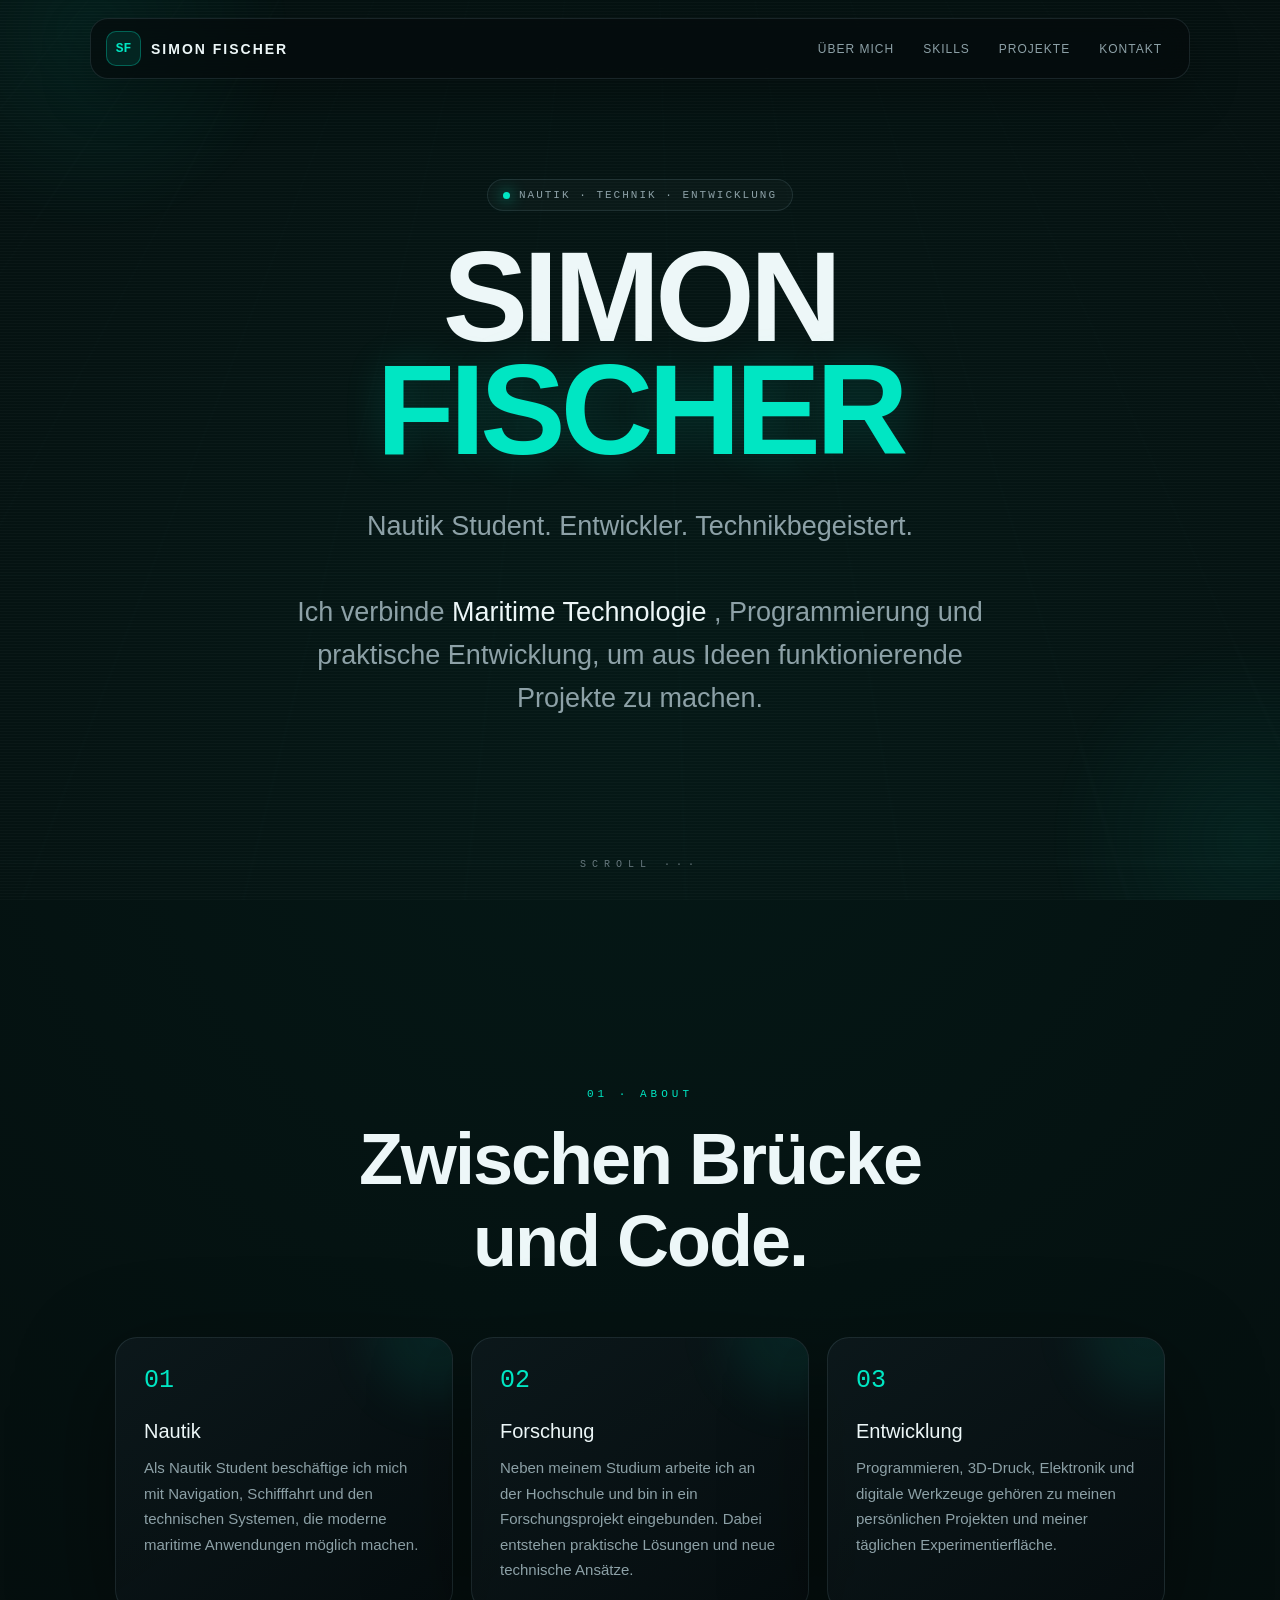
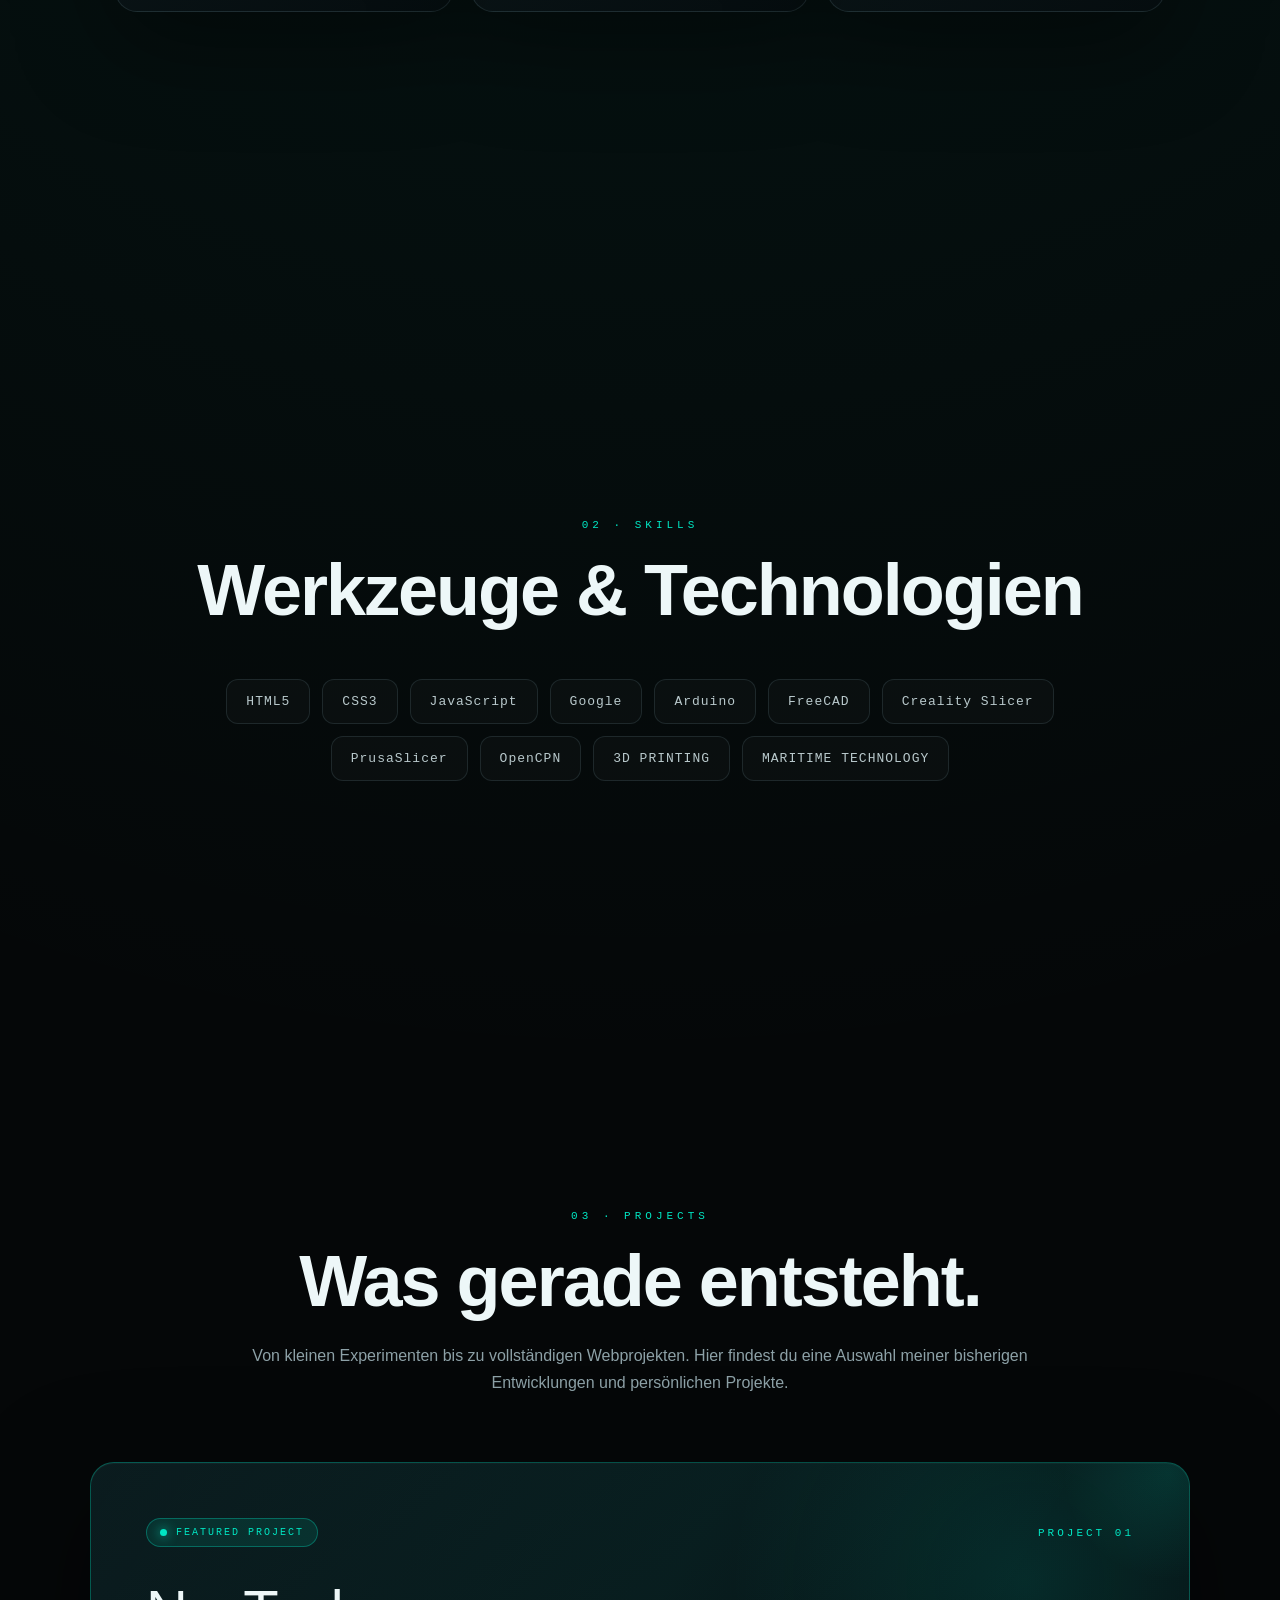
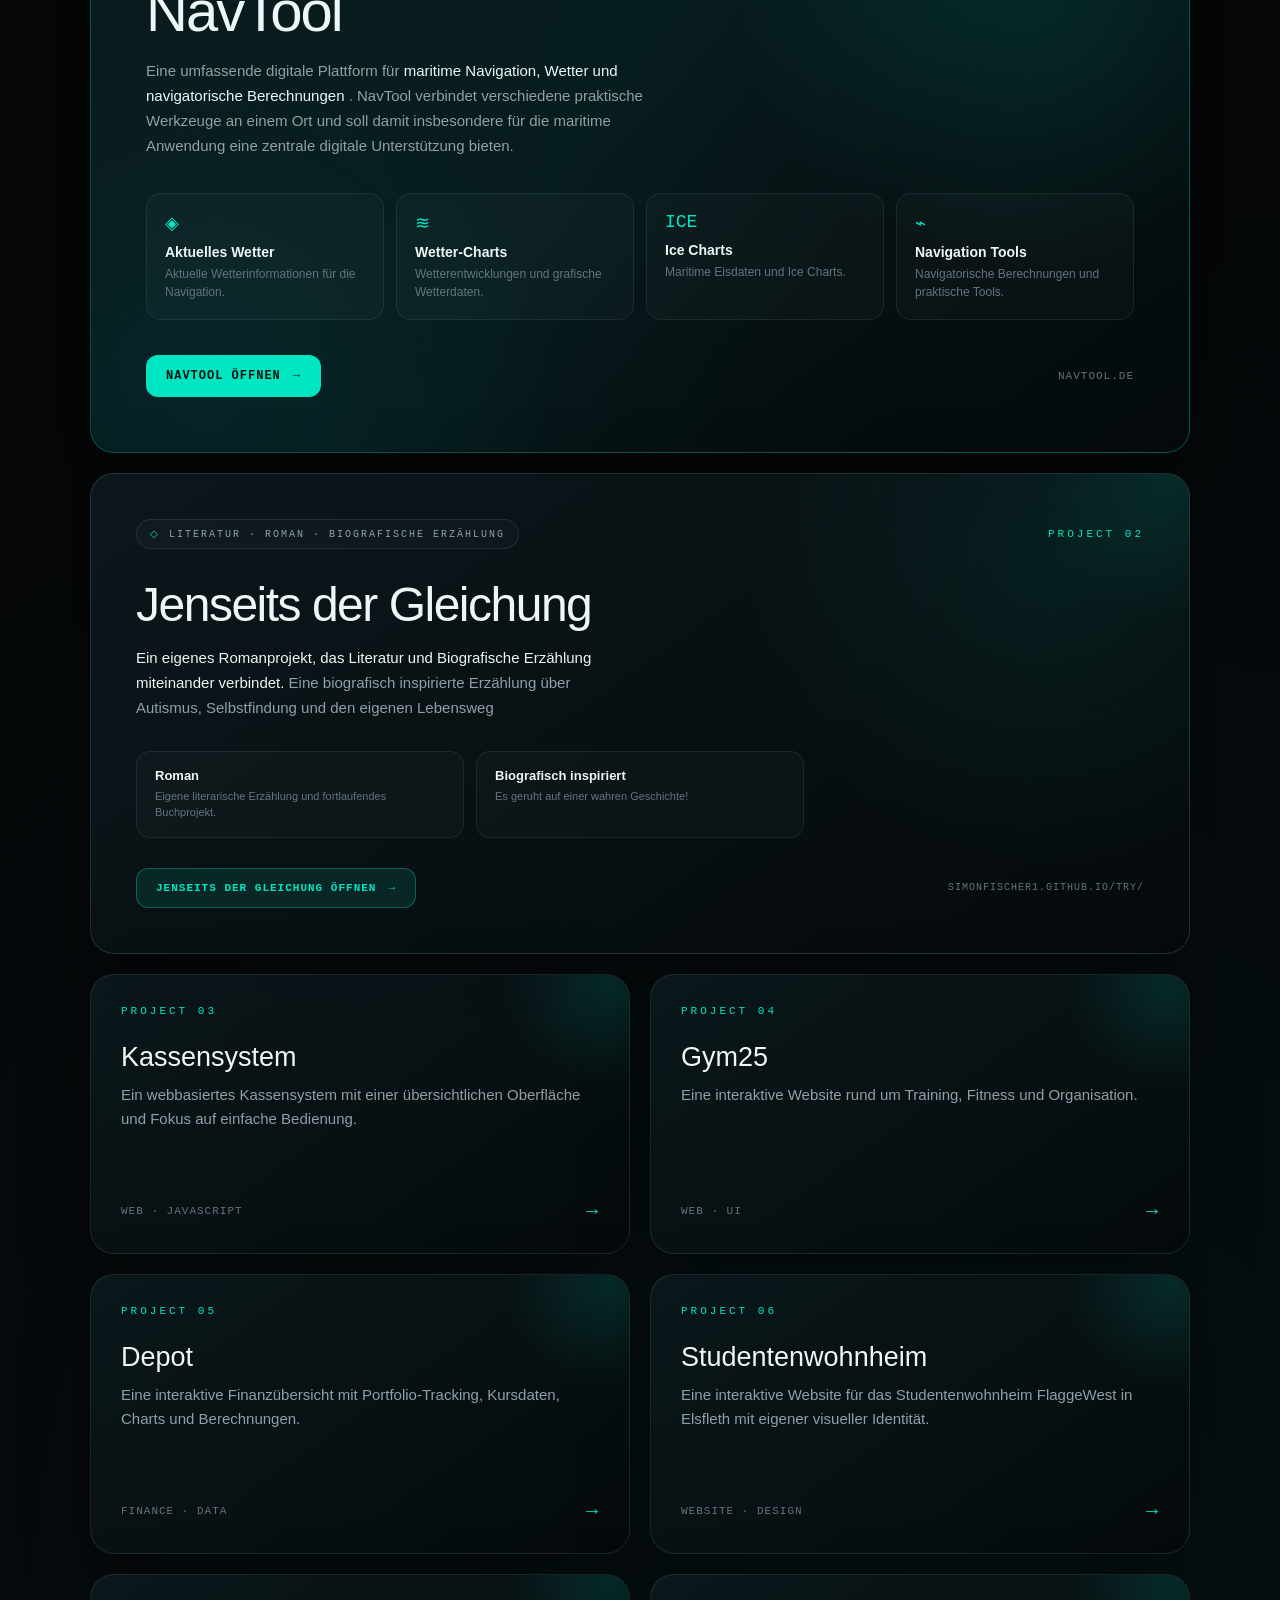
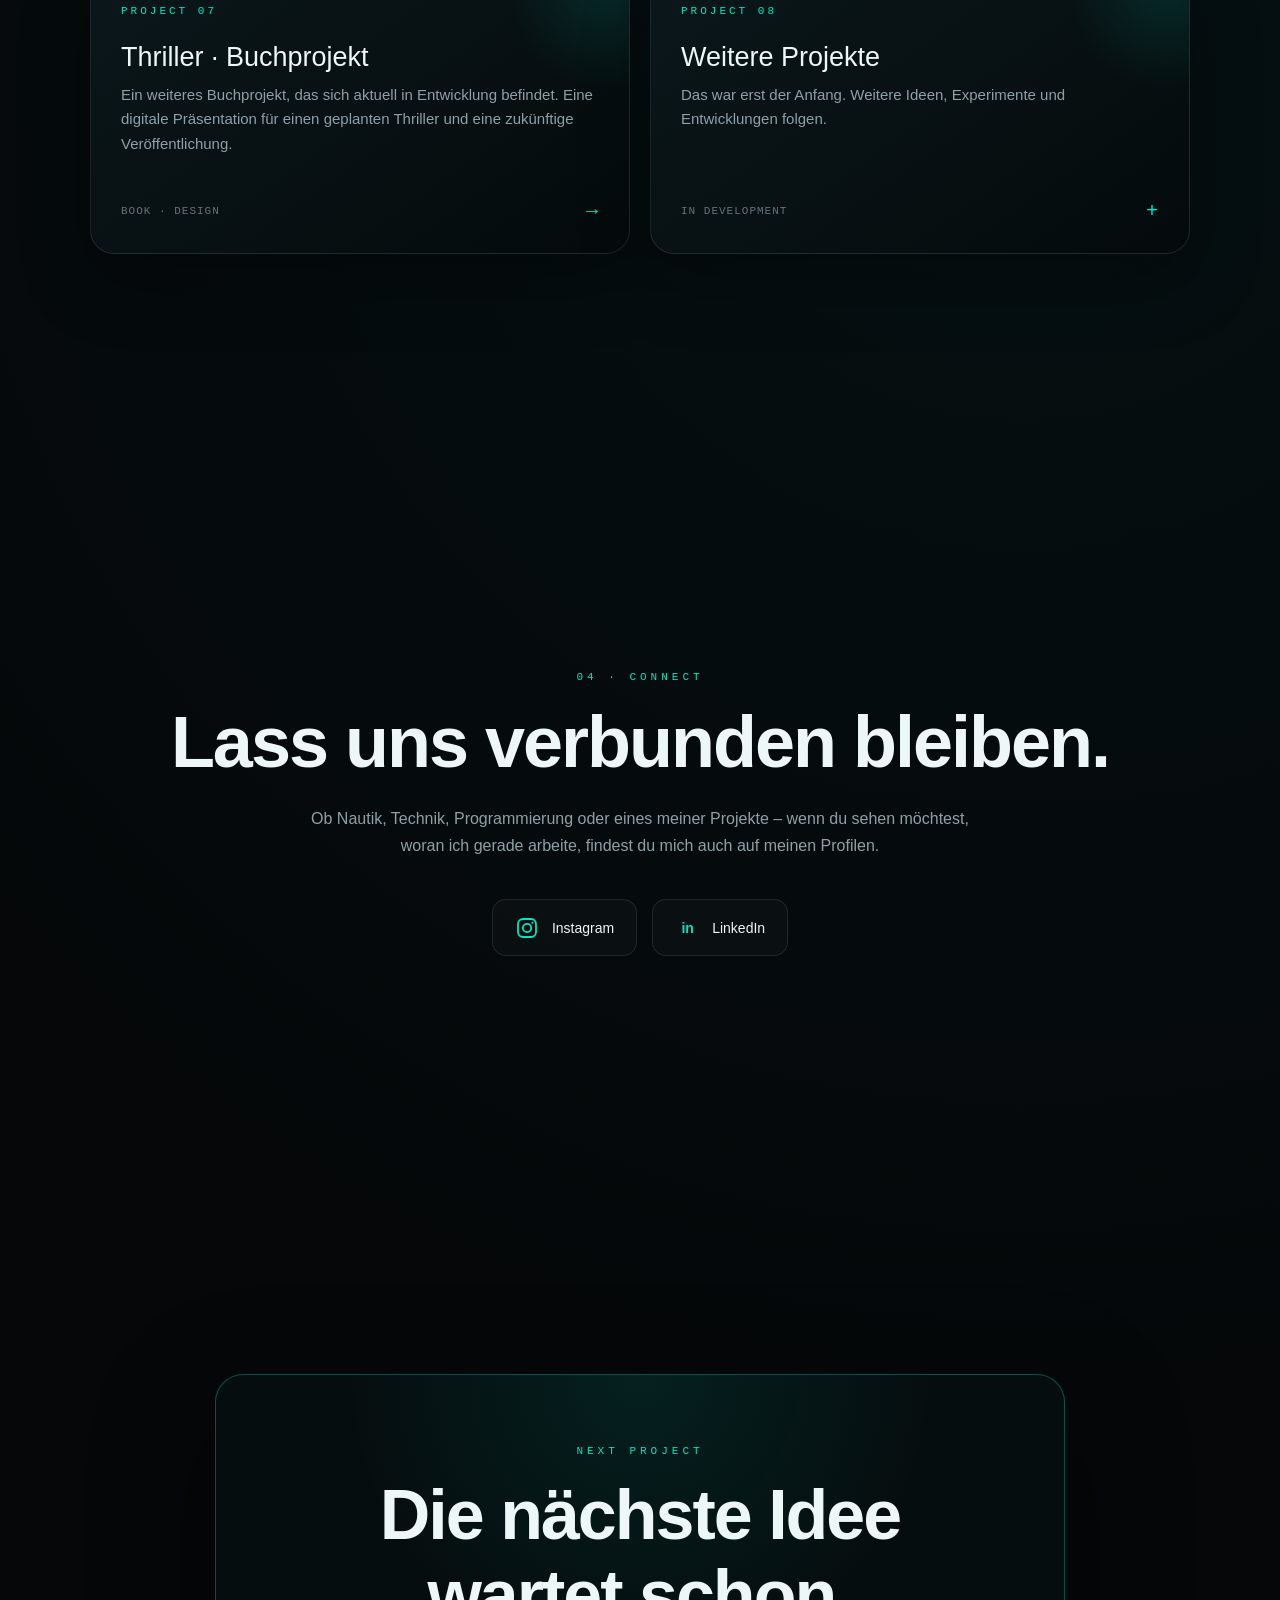
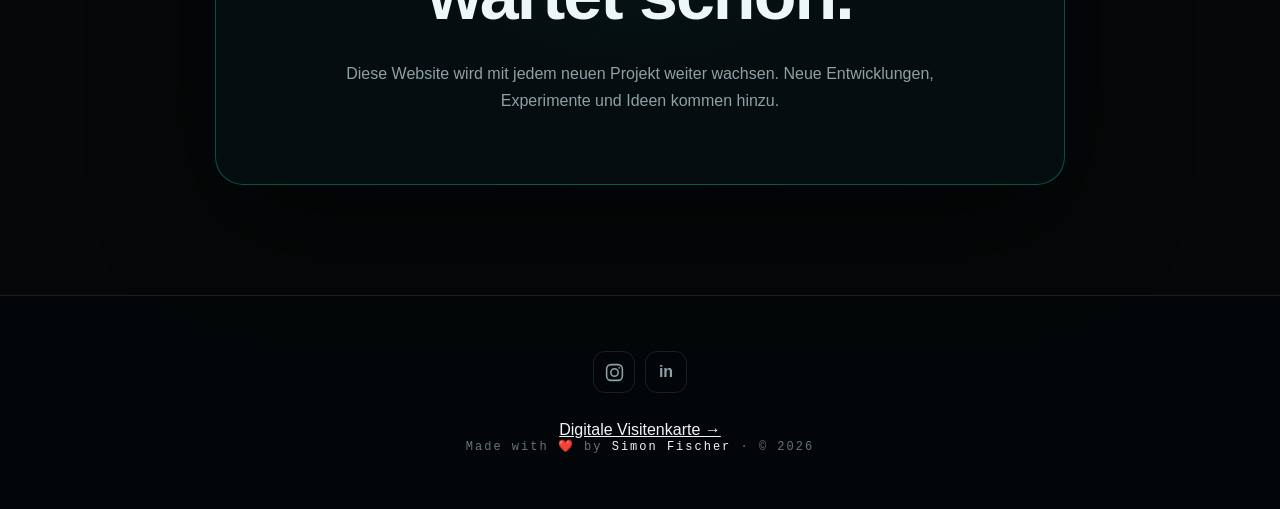
<file: index.html>
<!DOCTYPE html>
<html lang="de">

<head>

<meta charset="UTF-8">

<meta
    name="viewport"
    content="width=device-width, initial-scale=1.0, viewport-fit=cover"
>

<title>Simon Fischer — Nautik · Technik · Entwicklung</title>

<meta
    name="description"
    content="Simon Fischer — Nautik Student, Entwickler und Technikbegeisterter. Maritime Technologie, Programmierung, Forschung und digitale Projekte."
>

<style>

/* =========================================================
   ROOT
========================================================= */

:root{

    --bg:#050708;
    --bg2:#091014;

    --card:rgba(10,18,22,.78);
    --card2:rgba(13,24,29,.88);

    --text:#edf7f8;

    --muted:#8da1a7;
    --muted2:#62757c;

    --accent:#00e6c3;
    --accent2:#00a994;

    --accent-soft:rgba(0,230,195,.10);

    --line:rgba(130,170,180,.16);
    --line-strong:rgba(0,230,195,.32);

    --shadow:0 30px 100px rgba(0,0,0,.45);

}


/* =========================================================
   RESET
========================================================= */

*{
    box-sizing:border-box;
}


html{

    scroll-behavior:smooth;

    background:var(--bg);

}


body{

    margin:0;

    min-height:100%;

    background:

        radial-gradient(
            circle at 50% 10%,
            rgba(0,230,195,.08),
            transparent 32%
        ),

        radial-gradient(
            circle at 80% 70%,
            rgba(0,130,150,.07),
            transparent 30%
        ),

        var(--bg);

    color:var(--text);

    font-family:
        Inter,
        -apple-system,
        BlinkMacSystemFont,
        "Segoe UI",
        Roboto,
        Arial,
        sans-serif;

    overflow-x:hidden;

}


a{
    color:inherit;
}


/* =========================================================
   BACKGROUND
========================================================= */

.background{

    position:fixed;

    inset:0;

    overflow:hidden;

    pointer-events:none;

    z-index:0;

}


.grid{

    position:absolute;

    inset:-20%;

    opacity:.22;

    background-image:

        linear-gradient(
            rgba(100,150,160,.045) 1px,
            transparent 1px
        ),

        linear-gradient(
            90deg,
            rgba(100,150,160,.045) 1px,
            transparent 1px
        );

    background-size:70px 70px;

    transform:
        perspective(800px)
        rotateX(58deg)
        translateY(-5%);

    transform-origin:center top;

    animation:gridMove 20s linear infinite;

}


@keyframes gridMove{

    from{
        background-position:0 0;
    }

    to{
        background-position:0 70px;
    }

}


.orb{

    position:absolute;

    width:420px;
    height:420px;

    border-radius:50%;

    background:

        radial-gradient(
            circle,
            rgba(0,230,195,.07),
            transparent 68%
        );

    filter:blur(5px);

    animation:orbFloat 12s ease-in-out infinite;

}


.orb.one{

    top:-180px;
    left:-120px;

}


.orb.two{

    right:-180px;
    bottom:-150px;

    animation-delay:-5s;

}


@keyframes orbFloat{

    0%,100%{

        transform:
            translate(0,0)
            scale(1);

    }

    50%{

        transform:
            translate(35px,-25px)
            scale(1.08);

    }

}


.noise{

    position:absolute;

    inset:0;

    opacity:.025;

    background-image:

        repeating-linear-gradient(
            0deg,
            #fff 0,
            #fff 1px,
            transparent 1px,
            transparent 3px
        );

    mix-blend-mode:overlay;

}


/* =========================================================
   NAVIGATION
========================================================= */

nav{

    position:fixed;

    top:0;
    left:0;
    right:0;

    z-index:50;

    display:flex;

    justify-content:center;

    padding:
        18px
        max(20px,env(safe-area-inset-left))
        18px
        max(20px,env(safe-area-inset-right));

    pointer-events:none;

}


.nav-inner{

    width:min(1100px,100%);

    display:flex;

    align-items:center;

    justify-content:space-between;

    padding:12px 15px;

    border:1px solid var(--line);

    border-radius:18px;

    background:rgba(5,10,12,.72);

    backdrop-filter:blur(18px);

    -webkit-backdrop-filter:blur(18px);

    box-shadow:
        0 15px 50px rgba(0,0,0,.25);

    pointer-events:auto;

}


.logo{

    display:flex;

    align-items:center;

    gap:10px;

    text-decoration:none;

}


.logo-mark{

    width:35px;
    height:35px;

    display:flex;

    align-items:center;
    justify-content:center;

    border:1px solid var(--line-strong);

    border-radius:10px;

    color:var(--accent);

    font-family:monospace;

    font-weight:bold;

    background:var(--accent-soft);

}


.logo-text{

    font-size:14px;

    letter-spacing:2px;

    font-weight:600;

}


.nav-links{

    display:flex;

    gap:5px;

}


.nav-links a{

    padding:9px 12px;

    border-radius:10px;

    color:var(--muted);

    text-decoration:none;

    font-size:12px;

    letter-spacing:1px;

    transition:.25s ease;

}


.nav-links a:hover{

    color:var(--text);

    background:rgba(255,255,255,.05);

}


@media(max-width:650px){

    .nav-links a{
        display:none;
    }

    .nav-links a:last-child{
        display:block;
    }

    .logo-text{
        font-size:12px;
    }

}


/* =========================================================
   SECTIONS
========================================================= */

main{

    position:relative;

    z-index:1;

}


section{

    min-height:100svh;

    width:100%;

    display:flex;

    align-items:center;

    justify-content:center;

    padding:
        110px
        clamp(18px,5vw,80px);

    position:relative;

}


/* =========================================================
   HERO
========================================================= */

.hero{

    text-align:center;

    flex-direction:column;

}


.status{

    display:inline-flex;

    align-items:center;

    gap:9px;

    padding:9px 15px;

    border:1px solid var(--line);

    border-radius:100px;

    color:var(--muted);

    background:rgba(255,255,255,.025);

    font-family:monospace;

    font-size:11px;

    letter-spacing:2px;

    margin-bottom:30px;

    animation:appear .8s ease both;

}


.status-dot{

    width:7px;
    height:7px;

    border-radius:50%;

    background:var(--accent);

    box-shadow:0 0 15px var(--accent);

    animation:pulseDot 2s ease-in-out infinite;

}


@keyframes pulseDot{

    0%,100%{
        opacity:.35;
    }

    50%{
        opacity:1;
    }

}


.hero h1{

    margin:0;

    max-width:1100px;

    font-size:
        clamp(
            48px,
            10vw,
            145px
        );

    line-height:.88;

    font-weight:700;

    letter-spacing:-5px;

    animation:appear 1s .1s ease both;

}


.hero h1 .accent{

    color:var(--accent);

    text-shadow:
        0 0 40px rgba(0,230,195,.15);

}


.hero-sub{

    max-width:720px;

    margin-top:38px;

    color:var(--muted);

    font-size:
        clamp(
            17px,
            2.3vw,
            27px
        );

    line-height:1.6;

    animation:appear 1s .2s ease both;

}


.hero-sub strong{

    color:var(--text);

    font-weight:500;

}


.scroll-indicator{

    position:absolute;

    bottom:30px;

    left:50%;

    transform:translateX(-50%);

    color:#66777d;

    font-family:monospace;

    font-size:10px;

    letter-spacing:6px;

    animation:scrollPulse 2.4s ease-in-out infinite;

}


@keyframes scrollPulse{

    0%,100%{

        opacity:.25;

        transform:
            translateX(-50%)
            translateY(0);

    }

    50%{

        opacity:.9;

        transform:
            translateX(-50%)
            translateY(7px);

    }

}


@keyframes appear{

    from{

        opacity:0;

        transform:translateY(25px);

    }

    to{

        opacity:1;

        transform:translateY(0);

    }

}


/* =========================================================
   ABOUT
========================================================= */

.about{

    flex-direction:column;

    text-align:center;

}


.section-label{

    color:var(--accent);

    font-family:monospace;

    font-size:11px;

    letter-spacing:4px;

    margin-bottom:18px;

    text-transform:uppercase;

}


.section-title{

    margin:0;

    font-size:
        clamp(
            34px,
            6vw,
            72px
        );

    font-weight:600;

    letter-spacing:-2px;

}


.about-grid{

    width:min(1050px,100%);

    display:grid;

    grid-template-columns:
        repeat(3,1fr);

    gap:18px;

    margin-top:55px;

}


.info-card{

    padding:28px;

    min-height:220px;

    border:1px solid var(--line);

    border-radius:22px;

    background:

        linear-gradient(
            145deg,
            rgba(14,26,30,.75),
            rgba(6,12,15,.72)
        );

    box-shadow:var(--shadow);

    text-align:left;

    transition:
        transform .35s ease,
        border-color .35s ease;

    position:relative;

    overflow:hidden;

}


.info-card::before{

    content:"";

    position:absolute;

    width:130px;
    height:130px;

    top:-70px;
    right:-50px;

    border-radius:50%;

    background:rgba(0,230,195,.08);

    filter:blur(25px);

}


.info-card:hover{

    transform:translateY(-7px);

    border-color:var(--line-strong);

}


.card-icon{

    color:var(--accent);

    font-family:monospace;

    font-size:25px;

    margin-bottom:25px;

}


.info-card h3{

    margin:0 0 12px;

    font-size:20px;

    font-weight:500;

}


.info-card p{

    margin:0;

    color:var(--muted);

    line-height:1.7;

    font-size:15px;

}


@media(max-width:800px){

    .about-grid{

        grid-template-columns:1fr;

    }

    .info-card{

        min-height:auto;

    }

}


/* =========================================================
   SKILLS
========================================================= */

.skills{

    flex-direction:column;

    text-align:center;

}


.skills-wrap{

    width:min(950px,100%);

    margin-top:48px;

    display:flex;

    justify-content:center;

    flex-wrap:wrap;

    gap:12px;

}


.skill{

    padding:14px 19px;

    border:1px solid var(--line);

    border-radius:12px;

    background:rgba(255,255,255,.025);

    color:#b9c9cc;

    font-family:monospace;

    font-size:13px;

    letter-spacing:1px;

    transition:.3s ease;

}


.skill:hover{

    color:var(--accent);

    border-color:var(--line-strong);

    background:var(--accent-soft);

    transform:translateY(-3px);

}


/* =========================================================
   PROJEKTE
========================================================= */

.projects{

    flex-direction:column;

    text-align:center;

}


.projects-header{

    max-width:800px;

}


.projects-header p{

    color:var(--muted);

    line-height:1.7;

    margin-top:20px;

}


.project-grid{

    width:min(1100px,100%);

    display:grid;

    grid-template-columns:
        repeat(2,1fr);

    gap:20px;

    margin-top:50px;

}


/* =========================================================
   STANDARD PROJECT
========================================================= */

.project{

    position:relative;

    display:flex;

    flex-direction:column;

    min-height:280px;

    padding:30px;

    border:1px solid var(--line);

    border-radius:24px;

    background:

        linear-gradient(
            145deg,
            rgba(12,25,29,.88),
            rgba(5,10,12,.92)
        );

    overflow:hidden;

    text-decoration:none;

    text-align:left;

    box-shadow:
        0 25px 70px rgba(0,0,0,.3);

    transition:
        transform .35s ease,
        border-color .35s ease,
        box-shadow .35s ease;

}


.project::before{

    content:"";

    position:absolute;

    width:220px;
    height:220px;

    right:-90px;
    top:-100px;

    border-radius:50%;

    background:

        radial-gradient(
            circle,
            rgba(0,230,195,.12),
            transparent 68%
        );

    transition:.5s ease;

}


.project:hover{

    transform:translateY(-8px);

    border-color:var(--line-strong);

    box-shadow:
        0 35px 90px rgba(0,0,0,.5);

}


.project:hover::before{

    transform:scale(1.4);

}


.project-number{

    color:var(--accent);

    font-family:monospace;

    font-size:11px;

    letter-spacing:3px;

}


.project h3{

    margin:
        25px
        0
        10px;

    font-size:27px;

    font-weight:500;

}


.project p{

    margin:0;

    max-width:500px;

    color:var(--muted);

    line-height:1.65;

    font-size:15px;

}


.project-bottom{

    margin-top:auto;

    padding-top:28px;

    display:flex;

    align-items:center;

    justify-content:space-between;

    color:var(--muted2);

    font-family:monospace;

    font-size:11px;

    letter-spacing:1px;

}


.project-arrow{

    color:var(--accent);

    font-size:20px;

    transition:.3s ease;

}


.project:hover .project-arrow{

    transform:translateX(7px);

}


/* =========================================================
   NAVTOOL — PROJECT 01
========================================================= */

.project.navtool{

    grid-column:1 / -1;

    min-height:430px;

    padding:
        clamp(30px,5vw,55px);

    border-color:
        rgba(0,230,195,.30);

    background:

        radial-gradient(
            circle at 85% 20%,
            rgba(0,230,195,.12),
            transparent 28%
        ),

        radial-gradient(
            circle at 10% 90%,
            rgba(0,130,150,.10),
            transparent 32%
        ),

        linear-gradient(
            145deg,
            rgba(11,29,32,.96),
            rgba(4,10,13,.97)
        );

    box-shadow:

        0 35px 110px rgba(0,0,0,.5),

        inset 0 1px 0 rgba(255,255,255,.035);

}


.project.navtool::after{

    content:"";

    position:absolute;

    inset:1px;

    border-radius:23px;

    pointer-events:none;

    background:

        linear-gradient(
            120deg,
            transparent 0%,
            rgba(0,230,195,.07) 45%,
            transparent 70%
        );

    opacity:.6;

}


.navtool-top{

    display:flex;

    align-items:center;

    justify-content:space-between;

    gap:20px;

    position:relative;

    z-index:2;

}


.navtool-badge{

    display:inline-flex;

    align-items:center;

    gap:9px;

    padding:8px 13px;

    border-radius:100px;

    border:1px solid var(--line-strong);

    background:var(--accent-soft);

    color:var(--accent);

    font-family:monospace;

    font-size:10px;

    letter-spacing:2px;

}


.live-dot{

    width:7px;
    height:7px;

    border-radius:50%;

    background:var(--accent);

    box-shadow:
        0 0 12px var(--accent);

    animation:pulseDot 2s infinite;

}


.navtool h3{

    font-size:
        clamp(
            38px,
            5vw,
            58px
        );

    margin:
        30px
        0
        15px;

    letter-spacing:-2px;

    position:relative;

    z-index:2;

}


.navtool-description{

    max-width:760px;

    font-size:
        clamp(
            16px,
            2vw,
            20px
        );

    line-height:1.7;

    color:#a8babc;

    position:relative;

    z-index:2;

}


.navtool-description strong{

    color:var(--text);

    font-weight:500;

}


.navtool-features{

    display:grid;

    grid-template-columns:
        repeat(4,1fr);

    gap:12px;

    margin-top:35px;

    position:relative;

    z-index:2;

}


.navtool-feature{

    padding:18px;

    border:
        1px solid
        rgba(130,170,180,.13);

    border-radius:15px;

    background:
        rgba(255,255,255,.025);

    transition:.3s ease;

}


.navtool-feature:hover{

    transform:translateY(-4px);

    border-color:var(--line-strong);

    background:rgba(0,230,195,.06);

}


.navtool-feature-icon{

    color:var(--accent);

    font-family:monospace;

    font-size:18px;

    margin-bottom:10px;

}


.navtool-feature strong{

    display:block;

    font-size:14px;

    color:var(--text);

    margin-bottom:5px;

}


.navtool-feature span{

    display:block;

    color:var(--muted2);

    font-size:12px;

    line-height:1.5;

}


.navtool-bottom{

    margin-top:35px;

    display:flex;

    align-items:center;

    justify-content:space-between;

    gap:20px;

    position:relative;

    z-index:3;

}


.navtool-link{

    display:inline-flex;

    align-items:center;

    gap:12px;

    padding:14px 20px;

    border-radius:12px;

    background:var(--accent);

    color:#03100e;

    font-family:monospace;

    font-weight:bold;

    text-decoration:none;

    font-size:12px;

    letter-spacing:1px;

    transition:.3s ease;

}


.navtool-link:hover{

    transform:translateY(-3px);

    box-shadow:
        0 12px 35px rgba(0,230,195,.22);

}


.navtool-url{

    color:var(--muted2);

    font-family:monospace;

    font-size:11px;

    letter-spacing:1px;

}


@media(max-width:850px){

    .navtool-features{

        grid-template-columns:
            repeat(2,1fr);

    }

}


@media(max-width:600px){

    .project.navtool{

        min-height:auto;

        padding:25px;

    }

    .navtool-top{

        align-items:flex-start;

    }

    .navtool-features{

        grid-template-columns:1fr;

    }

    .navtool-bottom{

        flex-direction:column;

        align-items:flex-start;

    }

    .navtool-url{

        display:none;

    }

}


/* =========================================================
   JENSEITS DER GLEICHUNG — PROJECT 02
========================================================= */

.project.book-feature{

    grid-column:1 / -1;

    min-height:350px;

    padding:
        clamp(30px,4vw,45px);

    border-color:
        rgba(130,170,180,.22);

    background:

        radial-gradient(
            circle at 88% 18%,
            rgba(0,230,195,.075),
            transparent 30%
        ),

        linear-gradient(
            145deg,
            rgba(13,24,29,.94),
            rgba(5,10,12,.96)
        );

    box-shadow:
        0 30px 85px rgba(0,0,0,.38);

}


.project.book-feature::before{

    width:280px;
    height:280px;

    right:-120px;
    top:-130px;

    background:

        radial-gradient(
            circle,
            rgba(0,230,195,.09),
            transparent 68%
        );

}


.book-feature-top{

    display:flex;

    align-items:center;

    justify-content:space-between;

    gap:20px;

    position:relative;

    z-index:2;

}


.book-label{

    display:inline-flex;

    align-items:center;

    gap:9px;

    padding:8px 13px;

    border:1px solid var(--line);

    border-radius:100px;

    background:rgba(255,255,255,.025);

    color:var(--muted);

    font-family:monospace;

    font-size:10px;

    letter-spacing:2px;

}


.book-label-mark{

    color:var(--accent);

}


.book-feature h3{

    margin:
        28px
        0
        14px;

    font-size:
        clamp(
            32px,
            4vw,
            48px
        );

    font-weight:500;

    letter-spacing:-1.5px;

    position:relative;

    z-index:2;

}


.book-description{

    max-width:800px;

    color:#a8babc;

    font-size:
        clamp(
            15px,
            1.8vw,
            18px
        );

    line-height:1.75;

    position:relative;

    z-index:2;

}


.book-description strong{

    color:var(--text);

    font-weight:500;

}


.book-meta{

    display:grid;

    grid-template-columns:
        repeat(3,1fr);

    gap:12px;

    margin-top:30px;

    position:relative;

    z-index:2;

}


.book-meta-item{

    padding:16px 18px;

    border:
        1px solid
        rgba(130,170,180,.12);

    border-radius:14px;

    background:
        rgba(255,255,255,.022);

}


.book-meta-item strong{

    display:block;

    color:var(--text);

    font-size:13px;

    margin-bottom:5px;

}


.book-meta-item span{

    display:block;

    color:var(--muted2);

    font-size:11px;

    line-height:1.5;

}


.book-feature-bottom{

    margin-top:30px;

    display:flex;

    align-items:center;

    justify-content:space-between;

    gap:20px;

    position:relative;

    z-index:3;

}


.book-link{

    display:inline-flex;

    align-items:center;

    gap:12px;

    padding:13px 19px;

    border:
        1px solid
        var(--line-strong);

    border-radius:12px;

    background:
        var(--accent-soft);

    color:var(--accent);

    font-family:monospace;

    font-size:11px;

    font-weight:bold;

    letter-spacing:1px;

    transition:.3s ease;

}


.book-link:hover{

    transform:translateY(-3px);

    background:
        rgba(0,230,195,.14);

    box-shadow:
        0 12px 35px rgba(0,230,195,.12);

}


.book-url{

    color:var(--muted2);

    font-family:monospace;

    font-size:10px;

    letter-spacing:1px;

}


@media(max-width:700px){

    .project.book-feature{

        grid-column:auto;

        min-height:auto;

        padding:25px;

    }

    .book-meta{

        grid-template-columns:1fr;

    }

    .book-feature-bottom{

        flex-direction:column;

        align-items:flex-start;

    }

    .book-url{

        display:none;

    }

}


/* =========================================================
   RESPONSIVE PROJEKTE
========================================================= */

@media(max-width:750px){

    .project-grid{

        grid-template-columns:1fr;

    }

    .project.navtool{

        grid-column:auto;

    }

}


/* =========================================================
   SOCIAL
========================================================= */

.social{

    flex-direction:column;

    text-align:center;

}


.social-text{

    max-width:700px;

    color:var(--muted);

    line-height:1.7;

    margin:22px auto 40px;

}


.social-links{

    display:flex;

    gap:15px;

    justify-content:center;

    flex-wrap:wrap;

}


.social-link{

    display:flex;

    align-items:center;

    gap:12px;

    padding:15px 22px;

    border:1px solid var(--line);

    border-radius:14px;

    background:rgba(255,255,255,.025);

    text-decoration:none;

    color:var(--text);

    font-size:14px;

    transition:.3s ease;

}


.social-link:hover{

    border-color:var(--line-strong);

    background:var(--accent-soft);

    transform:translateY(-4px);

}


.social-icon{

    width:25px;
    height:25px;

    display:flex;

    align-items:center;
    justify-content:center;

    border-radius:7px;

    color:var(--accent);

    font-weight:bold;

    font-family:Arial;

}


/* =========================================================
   INSTAGRAM SVG
========================================================= */

.instagram-svg{

    width:24px;
    height:24px;

    display:block;

    fill:none;

    stroke:currentColor;

    stroke-width:1.8;

    stroke-linecap:round;

    stroke-linejoin:round;

}


/* =========================================================
   CTA
========================================================= */

.cta{

    min-height:70svh;

    flex-direction:column;

    text-align:center;

}


.cta-box{

    width:min(850px,100%);

    padding:
        clamp(35px,6vw,70px);

    border:1px solid var(--line-strong);

    border-radius:28px;

    background:

        radial-gradient(
            circle at 50% 0%,
            rgba(0,230,195,.09),
            transparent 50%
        ),

        rgba(7,15,18,.8);

    box-shadow:
        0 40px 120px rgba(0,0,0,.45);

}


.cta-box h2{

    margin:0;

    font-size:
        clamp(
            35px,
            6vw,
            70px
        );

    letter-spacing:-2px;

}


.cta-box p{

    color:var(--muted);

    line-height:1.7;

    max-width:600px;

    margin:25px auto 0;

}


/* =========================================================
   FOOTER
========================================================= */

footer{

    position:relative;

    z-index:2;

    text-align:center;

    padding:
        55px 20px
        calc(
            55px +
            env(safe-area-inset-bottom)
        );

    border-top:1px solid var(--line);

    background:rgba(3,7,9,.5);

}


.footer-social{

    display:flex;

    justify-content:center;

    gap:10px;

    margin-bottom:28px;

}


.footer-social a{

    width:42px;
    height:42px;

    display:flex;

    align-items:center;
    justify-content:center;

    border:1px solid var(--line);

    border-radius:12px;

    color:var(--muted);

    text-decoration:none;

    font-weight:bold;

    transition:.3s ease;

}


.footer-social a:hover{

    color:var(--accent);

    border-color:var(--line-strong);

    transform:translateY(-3px);

}


.footer-instagram{

    width:21px;
    height:21px;

    fill:none;

    stroke:currentColor;

    stroke-width:1.8;

    stroke-linecap:round;

    stroke-linejoin:round;

}


.made{

    color:var(--muted2);

    font-family:monospace;

    font-size:12px;

    letter-spacing:2px;

}


.made a{

    color:var(--text);

    text-decoration:none;

    transition:.25s ease;

}


.made a:hover{

    color:var(--accent);

}


/* =========================================================
   MOBILE
========================================================= */

@media(max-width:600px){

    section{

        padding:
            105px
            17px
            90px;

    }


    .hero{

        min-height:100svh;

    }


    .hero h1{

        font-size:
            clamp(
                48px,
                15vw,
                80px
            );

        letter-spacing:-2px;

    }


    .hero-sub{

        font-size:17px;

        line-height:1.55;

        margin-top:28px;

    }


    .section-title{

        letter-spacing:-1px;

    }


    .skills-wrap{

        gap:8px;

    }


    .skill{

        padding:12px 14px;

        font-size:11px;

    }


    .project{

        min-height:250px;

        padding:24px;

        border-radius:20px;

    }


    .project h3{

        font-size:24px;

    }


    .social-links{

        width:100%;

    }


    .social-link{

        width:min(320px,100%);

        justify-content:center;

    }

}


/* =========================================================
   REDUCED MOTION
========================================================= */

@media(prefers-reduced-motion:reduce){

    html{

        scroll-behavior:auto;

    }


    *,

    *::before,

    *::after{

        animation-duration:.01ms !important;

        animation-iteration-count:1 !important;

        transition-duration:.01ms !important;

    }

}

</style>

</head>


<body>


<div class="background" aria-hidden="true">

    <div class="grid"></div>

    <div class="orb one"></div>

    <div class="orb two"></div>

    <div class="noise"></div>

</div>


<!-- =======================================================
     NAVIGATION
======================================================= -->

<nav>

    <div class="nav-inner">

        <a href="#home" class="logo">

            <div class="logo-mark">
                SF
            </div>

            <div class="logo-text">
                SIMON FISCHER
            </div>

        </a>


        <div class="nav-links">

            <a href="#about">
                ÜBER MICH
            </a>

            <a href="#skills">
                SKILLS
            </a>

            <a href="#projects">
                PROJEKTE
            </a>

            <a href="#contact">
                KONTAKT
            </a>

        </div>

    </div>

</nav>


<main>


<!-- =======================================================
     HERO
======================================================= -->

<section class="hero" id="home">

    <div class="status">

        <span class="status-dot"></span>

        NAUTIK · TECHNIK · ENTWICKLUNG

    </div>


    <h1>

        SIMON<br>

        <span class="accent">
            FISCHER
        </span>

    </h1>


    <div class="hero-sub">

        Nautik Student.
        Entwickler.
        Technikbegeistert.

        <br><br>

        Ich verbinde

        <strong>
            Maritime Technologie
        </strong>,

        Programmierung und praktische Entwicklung,

        um aus Ideen funktionierende Projekte zu machen.

    </div>


    <div class="scroll-indicator">
        SCROLL ···
    </div>

</section>


<!-- =======================================================
     ABOUT
======================================================= -->

<section class="about" id="about">

    <div class="section-label">
        01 · ABOUT
    </div>


    <h2 class="section-title">

        Zwischen Brücke<br>
        und Code.

    </h2>


    <div class="about-grid">


        <div class="info-card">

            <div class="card-icon">
                01
            </div>

            <h3>
                Nautik
            </h3>

            <p>

                Als Nautik Student beschäftige ich mich
                mit Navigation, Schifffahrt und den
                technischen Systemen, die moderne
                maritime Anwendungen möglich machen.

            </p>

        </div>


        <div class="info-card">

            <div class="card-icon">
                02
            </div>

            <h3>
                Forschung
            </h3>

            <p>

                Neben meinem Studium arbeite ich an der
                Hochschule und bin in ein Forschungsprojekt
                eingebunden. Dabei entstehen praktische
                Lösungen und neue technische Ansätze.

            </p>

        </div>


        <div class="info-card">

            <div class="card-icon">
                03
            </div>

            <h3>
                Entwicklung
            </h3>

            <p>

                Programmieren, 3D-Druck, Elektronik und
                digitale Werkzeuge gehören zu meinen
                persönlichen Projekten und meiner
                täglichen Experimentierfläche.

            </p>

        </div>


    </div>

</section>


<!-- =======================================================
     SKILLS
======================================================= -->

<section class="skills" id="skills">

    <div class="section-label">
        02 · SKILLS
    </div>


    <h2 class="section-title">
        Werkzeuge & Technologien
    </h2>


    <div class="skills-wrap">

        <div class="skill">
            HTML5
        </div>

        <div class="skill">
            CSS3
        </div>

        <div class="skill">
            JavaScript
        </div>

        <div class="skill">
            Google
        </div>

        <div class="skill">
            Arduino
        </div>

        <div class="skill">
            FreeCAD
        </div>

        <div class="skill">
            Creality Slicer
        </div>

        <div class="skill">
            PrusaSlicer
        </div>

        <div class="skill">
            OpenCPN
        </div>

        <div class="skill">
            3D PRINTING
        </div>

        <div class="skill">
            MARITIME TECHNOLOGY
        </div>

    </div>

</section>


<!-- =======================================================
     PROJEKTE
======================================================= -->

<section class="projects" id="projects">

    <div class="projects-header">

        <div class="section-label">
            03 · PROJECTS
        </div>

        <h2 class="section-title">
            Was gerade entsteht.
        </h2>

        <p>

            Von kleinen Experimenten bis zu vollständigen
            Webprojekten. Hier findest du eine Auswahl meiner
            bisherigen Entwicklungen und persönlichen Projekte.

        </p>

    </div>


    <div class="project-grid">


        <!-- =================================================
             PROJECT 01 — NAVTOOL
        ================================================== -->

        <a
            class="project navtool"
            href="http://navtool.de"
            target="_blank"
            rel="noopener noreferrer"
        >

            <div class="navtool-top">

                <span class="navtool-badge">

                    <span class="live-dot"></span>

                    FEATURED PROJECT

                </span>


                <span class="project-number">
                    PROJECT 01
                </span>

            </div>


            <h3>
                NavTool
            </h3>


            <p class="navtool-description">

                Eine umfassende digitale Plattform für

                <strong>
                    maritime Navigation, Wetter und
                    navigatorische Berechnungen
                </strong>.

                NavTool verbindet verschiedene praktische
                Werkzeuge an einem Ort und soll damit
                insbesondere für die maritime Anwendung
                eine zentrale digitale Unterstützung bieten.

            </p>


            <div class="navtool-features">


                <div class="navtool-feature">

                    <div class="navtool-feature-icon">
                        ◈
                    </div>

                    <strong>
                        Aktuelles Wetter
                    </strong>

                    <span>
                        Aktuelle Wetterinformationen
                        für die Navigation.
                    </span>

                </div>


                <div class="navtool-feature">

                    <div class="navtool-feature-icon">
                        ≋
                    </div>

                    <strong>
                        Wetter-Charts
                    </strong>

                    <span>
                        Wetterentwicklungen und
                        grafische Wetterdaten.
                    </span>

                </div>


                <div class="navtool-feature">

                    <div class="navtool-feature-icon">
                        ICE
                    </div>

                    <strong>
                        Ice Charts
                    </strong>

                    <span>
                        Maritime Eisdaten und
                        Ice Charts.
                    </span>

                </div>


                <div class="navtool-feature">

                    <div class="navtool-feature-icon">
                        ⌁
                    </div>

                    <strong>
                        Navigation Tools
                    </strong>

                    <span>
                        Navigatorische Berechnungen
                        und praktische Tools.
                    </span>

                </div>


            </div>


            <div class="navtool-bottom">

                <span class="navtool-link">

                    NAVTOOL ÖFFNEN

                    <span>
                        →
                    </span>

                </span>


                <span class="navtool-url">
                    NAVTOOL.DE
                </span>

            </div>

        </a>


        <!-- =================================================
             PROJECT 02 — JENSEITS DER GLEICHUNG
        ================================================== -->

        <a
            class="project book-feature"
            href="https://simonfischer1.github.io/try/"
            target="_blank"
            rel="noopener noreferrer"
        >

            <div class="book-feature-top">

                <span class="book-label">

                    <span class="book-label-mark">
                        ◇
                    </span>

                    LITERATUR · ROMAN · BIOGRAFISCHE ERZÄHLUNG

                </span>


                <span class="project-number">
                    PROJECT 02
                </span>

            </div>


            <h3>
                Jenseits der Gleichung
            </h3>


            <p class="book-description">

                <strong>
                    Ein eigenes Romanprojekt, das Literatur
                    und Biografische Erzählung miteinander verbindet.
                </strong>

                Eine biografisch inspirierte Erzählung über Autismus, Selbstfindung und den eigenen Lebensweg

            </p>


            <div class="book-meta">


                <div class="book-meta-item">

                    <strong>
                        Roman
                    </strong>

                    <span>
                        Eigene literarische Erzählung
                        und fortlaufendes Buchprojekt.
                    </span>

                </div>


                <div class="book-meta-item">

                    <strong>
                        Biografisch inspiriert
                    </strong>

                    <span>
                        Es geruht auf einer wahren Geschichte!
                    </span>

                </div>


            </div>


            <div class="book-feature-bottom">

                <span class="book-link">

                    JENSEITS DER GLEICHUNG ÖFFNEN

                    <span>
                        →
                    </span>

                </span>


                <span class="book-url">
                    SIMONFISCHER1.GITHUB.IO/TRY/
                </span>

            </div>

        </a>


        <!-- =================================================
             PROJECT 03 — KASSENSYSTEM
        ================================================== -->

        <a
            class="project"
            href="https://simonfischer1.github.io/cash/"
            target="_blank"
            rel="noopener noreferrer"
        >

            <span class="project-number">
                PROJECT 03
            </span>


            <h3>
                Kassensystem
            </h3>


            <p>

                Ein webbasiertes Kassensystem mit einer
                übersichtlichen Oberfläche und Fokus auf
                einfache Bedienung.

            </p>


            <div class="project-bottom">

                <span>
                    WEB · JAVASCRIPT
                </span>

                <span class="project-arrow">
                    →
                </span>

            </div>

        </a>


        <!-- =================================================
             PROJECT 04 — GYM25
        ================================================== -->

        <a
            class="project"
            href="https://simonfischer1.github.io/gym1/"
            target="_blank"
            rel="noopener noreferrer"
        >

            <span class="project-number">
                PROJECT 04
            </span>


            <h3>
                Gym25
            </h3>


            <p>

                Eine interaktive Website rund um Training,
                Fitness und Organisation.

            </p>


            <div class="project-bottom">

                <span>
                    WEB · UI
                </span>

                <span class="project-arrow">
                    →
                </span>

            </div>

        </a>


        <!-- =================================================
             PROJECT 05 — DEPOT
        ================================================== -->

        <a
            class="project"
            href="https://simonfischer1.github.io/depot/"
            target="_blank"
            rel="noopener noreferrer"
        >

            <span class="project-number">
                PROJECT 05
            </span>


            <h3>
                Depot
            </h3>


            <p>

                Eine interaktive Finanzübersicht mit
                Portfolio-Tracking, Kursdaten, Charts
                und Berechnungen.

            </p>


            <div class="project-bottom">

                <span>
                    FINANCE · DATA
                </span>

                <span class="project-arrow">
                    →
                </span>

            </div>

        </a>


        <!-- =================================================
             PROJECT 06 — STUDENTENWOHNHEIM
        ================================================== -->

        <a
            class="project"
            href="https://simonfischer1.github.io/flagge/"
            target="_blank"
            rel="noopener noreferrer"
        >

            <span class="project-number">
                PROJECT 06
            </span>


            <h3>
                Studentenwohnheim
            </h3>


            <p>

                Eine interaktive Website für das
                Studentenwohnheim FlaggeWest in Elsfleth
                mit eigener visueller Identität.

            </p>


            <div class="project-bottom">

                <span>
                    WEBSITE · DESIGN
                </span>

                <span class="project-arrow">
                    →
                </span>

            </div>

        </a>


        <!-- =================================================
             PROJECT 07 — THRILLER
        ================================================== -->

        <a
            class="project"
            href="https://simonfischer1.github.io/book/"
            target="_blank"
            rel="noopener noreferrer"
        >

            <span class="project-number">
                PROJECT 07
            </span>


            <h3>
                Thriller · Buchprojekt
            </h3>


            <p>

                Ein weiteres Buchprojekt, das sich aktuell
                in Entwicklung befindet.

                Eine digitale Präsentation für einen
                geplanten Thriller und eine zukünftige
                Veröffentlichung.

            </p>


            <div class="project-bottom">

                <span>
                    BOOK · DESIGN
                </span>

                <span class="project-arrow">
                    →
                </span>

            </div>

        </a>


        <!-- =================================================
             PROJECT 08 — WEITERE PROJEKTE
        ================================================== -->

        <div
            class="project"
            style="cursor:default;"
        >

            <span class="project-number">
                PROJECT 08
            </span>


            <h3>
                Weitere Projekte
            </h3>


            <p>

                Das war erst der Anfang.

                Weitere Ideen, Experimente und
                Entwicklungen folgen.

            </p>


            <div class="project-bottom">

                <span>
                    IN DEVELOPMENT
                </span>

                <span class="project-arrow">
                    +
                </span>

            </div>

        </div>


    </div>

</section>


<!-- =======================================================
     SOCIAL
======================================================= -->

<section class="social" id="contact">

    <div class="section-label">
        04 · CONNECT
    </div>


    <h2 class="section-title">
        Lass uns verbunden bleiben.
    </h2>


    <p class="social-text">

        Ob Nautik, Technik, Programmierung oder eines meiner
        Projekte – wenn du sehen möchtest, woran ich gerade
        arbeite, findest du mich auch auf meinen Profilen.

    </p>


    <div class="social-links">


        <!-- INSTAGRAM -->

        <a
            class="social-link"
            href="https://www.instagram.com/thesimonfischer"
            target="_blank"
            rel="noopener noreferrer"
        >

            <span class="social-icon">

                <svg
                    class="instagram-svg"
                    viewBox="0 0 24 24"
                    aria-hidden="true"
                >

                    <rect
                        x="3"
                        y="3"
                        width="18"
                        height="18"
                        rx="5"
                    />

                    <circle
                        cx="12"
                        cy="12"
                        r="4.2"
                    />

                    <circle
                        cx="17.4"
                        cy="6.7"
                        r="1"
                        fill="currentColor"
                        stroke="none"
                    />

                </svg>

            </span>

            Instagram

        </a>


        <!-- LINKEDIN -->

        <a
            class="social-link"
            href="https://www.linkedin.com/in/simon-luca-fischer-5b88013bb/"
            target="_blank"
            rel="noopener noreferrer"
        >

            <span class="social-icon">
                in
            </span>

            LinkedIn

        </a>


    </div>

</section>


<!-- =======================================================
     CTA
======================================================= -->

<section class="cta">

    <div class="cta-box">

        <div class="section-label">
            NEXT PROJECT
        </div>


        <h2>

            Die nächste Idee<br>
            wartet schon.

        </h2>


        <p>

            Diese Website wird mit jedem neuen Projekt
            weiter wachsen.

            Neue Entwicklungen, Experimente und Ideen
            kommen hinzu.

        </p>

    </div>

</section>


</main>


<!-- =======================================================
     FOOTER
======================================================= -->

<footer>


    <div class="footer-social">


        <!-- INSTAGRAM -->

        <a
            href="https://www.instagram.com/thesimonfischer"
            target="_blank"
            rel="noopener noreferrer"
            aria-label="Instagram"
        >

            <svg
                class="footer-instagram"
                viewBox="0 0 24 24"
                aria-hidden="true"
            >

                <rect
                    x="3"
                    y="3"
                    width="18"
                    height="18"
                    rx="5"
                />

                <circle
                    cx="12"
                    cy="12"
                    r="4.2"
                />

                <circle
                    cx="17.4"
                    cy="6.7"
                    r="1"
                    fill="currentColor"
                    stroke="none"
                />

            </svg>

        </a>


        <!-- LINKEDIN -->

        <a
            href="https://www.linkedin.com/in/simon-luca-fischer-5b88013bb/"
            target="_blank"
            rel="noopener noreferrer"
            aria-label="LinkedIn"
        >

            in

        </a>


    </div>
    
            <!-- CARD -->
    
<div class="card-link">
    <a href="https://me.navtool.de/card/" target="_blank" rel="noopener">
        Digitale Visitenkarte →
    </a>
</div>



            <!-- MADE BY -->
    <div class="made">

        Made with ❤️ by

        <a
            href="https://www.instagram.com/thesimonfischer"
            target="_blank"
            rel="noopener noreferrer"
        >
            Simon Fischer
        </a>

        · © 2026

    </div>


</footer>


<script>


/* =========================================================
   MOUSE PARALLAX
========================================================= */

const grid =
    document.querySelector(".grid");


let mouseX = 0;
let mouseY = 0;


window.addEventListener(

    "pointermove",

    (event) => {


        mouseX =
            (event.clientX /
            window.innerWidth - .5) * 2;


        mouseY =
            (event.clientY /
            window.innerHeight - .5) * 2;


        if(grid){

            grid.style.transform =

                `perspective(800px)
                 rotateX(${58 + mouseY * 1.5}deg)
                 translate(${mouseX * 8}px,-5%)`;

        }


    }

);


/* =========================================================
   SECTION OBSERVER
========================================================= */

const sections =
    document.querySelectorAll("section");


const observer =

    new IntersectionObserver(

        entries => {


            entries.forEach(entry => {


                if(entry.isIntersecting){

                    entry.target
                        .classList
                        .add("visible");

                }


            });


        },

        {
            threshold:.12
        }

    );


sections.forEach(section => {

    observer.observe(section);

});


/* =========================================================
   3D PROJEKT-KARTEN
========================================================= */

document
    .querySelectorAll(".project")
    .forEach(card => {


        card.addEventListener(

            "pointermove",

            event => {


                if(window.innerWidth < 800){

                    return;

                }


                const rect =
                    card.getBoundingClientRect();


                const x =
                    event.clientX -
                    rect.left;


                const y =
                    event.clientY -
                    rect.top;


                const rotateY =
                    ((x / rect.width) - .5) * 4;


                const rotateX =
                    ((y / rect.height) - .5) * -4;


                card.style.transform =

                    `translateY(-8px)
                     perspective(700px)
                     rotateX(${rotateX}deg)
                     rotateY(${rotateY}deg)`;


            }

        );


        card.addEventListener(

            "pointerleave",

            () => {

                card.style.transform = "";

            }

        );


    });


/* =========================================================
   RESIZE
========================================================= */

window.addEventListener(

    "resize",

    () => {


        if(window.innerWidth < 800){


            document
                .querySelectorAll(".project")
                .forEach(card => {

                    card.style.transform = "";

                });


        }


    }

);


</script>


</body>

</html>
</file>
